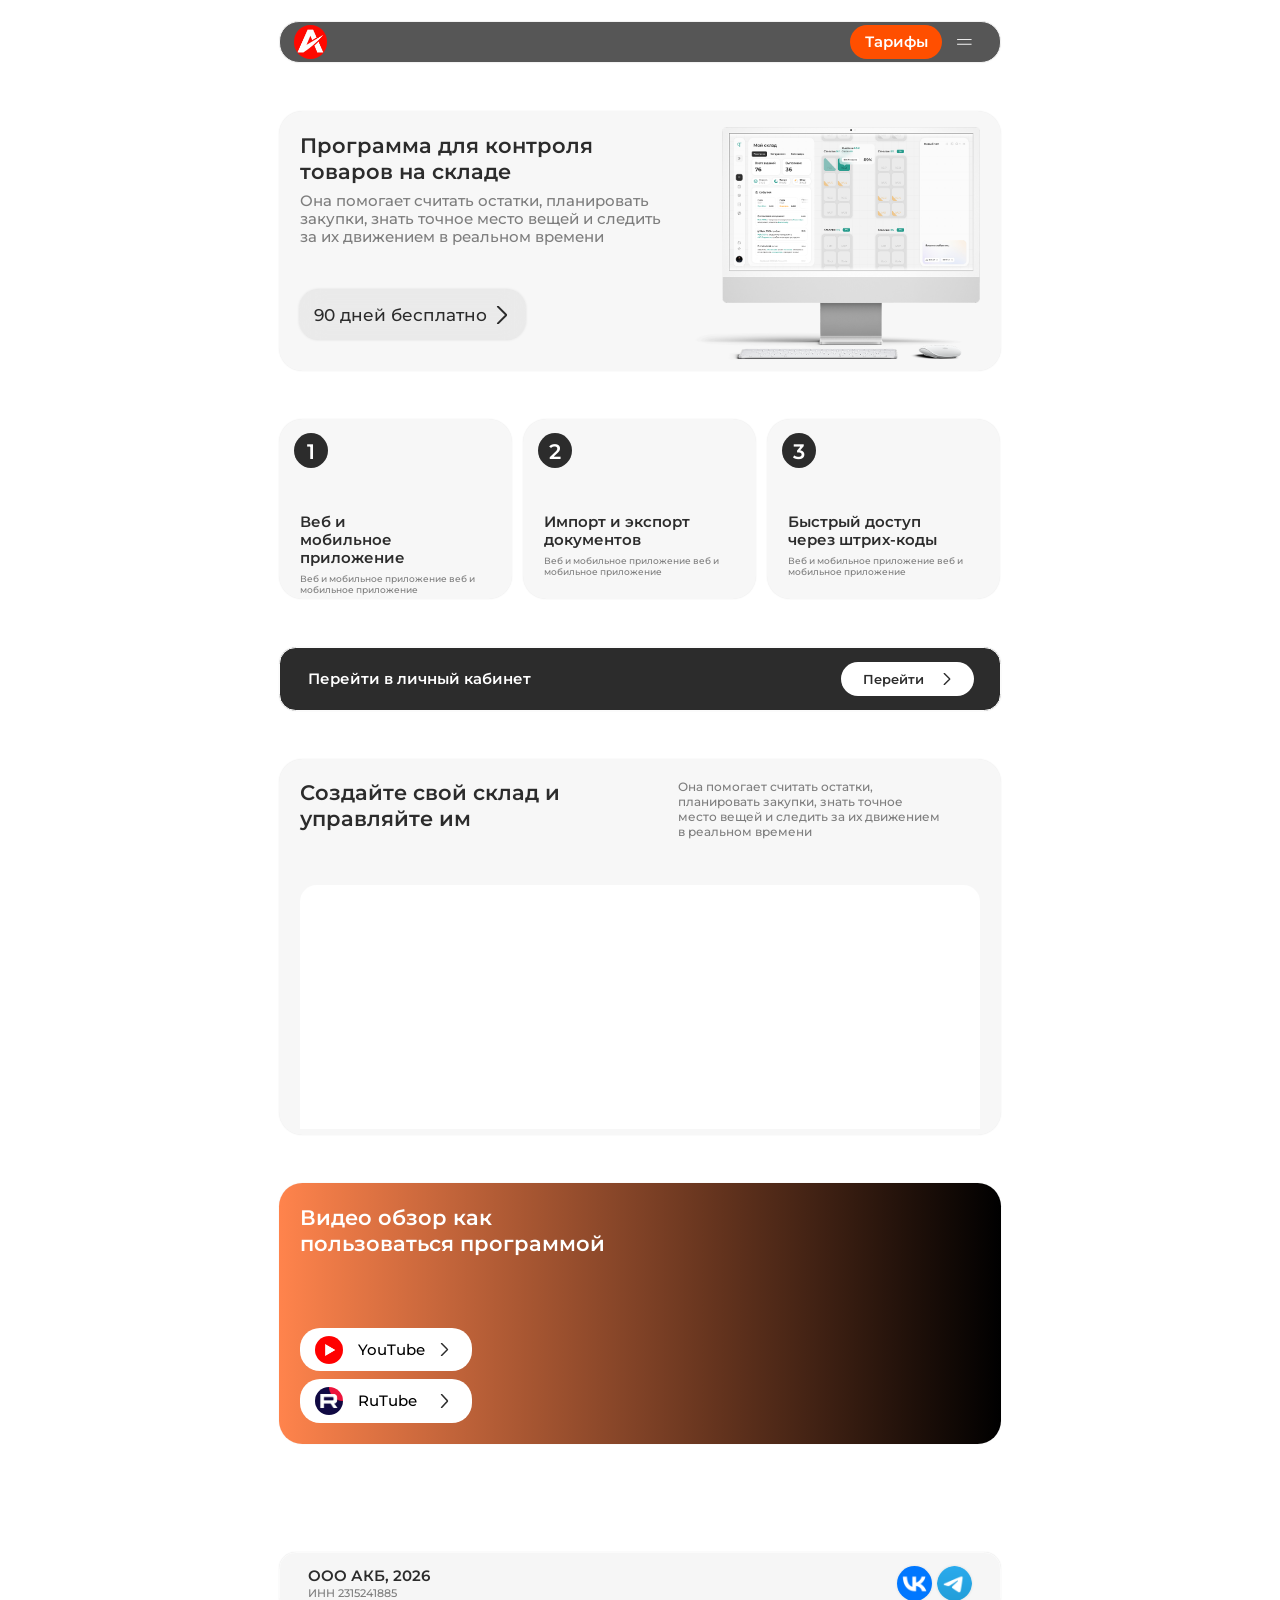
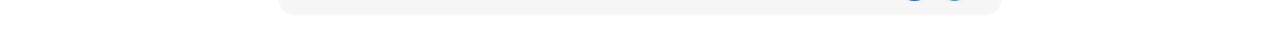
<file: pages/index.html>
<!DOCTYPE html>
<html
  lang="ru"
  data-artboard-w="1920"
  data-artboard-h="2455"
  data-artboard-w-mobile="440"
  data-artboard-h-mobile="3267"
>
  <head>
    <meta charset="UTF-8" />
    <meta name="viewport" content="width=device-width, initial-scale=1.0" />
    <title>A-Warehouse — программа для контроля товаров на складе</title>
    <link rel="preconnect" href="https://fonts.googleapis.com" />
    <link rel="preconnect" href="https://fonts.gstatic.com" crossorigin />
    <link
      href="https://fonts.googleapis.com/css2?family=Montserrat:wght@400;500;600;700&display=swap"
      rel="stylesheet"
    />
    <link rel="stylesheet" href="../css/reset.css" />
    <link rel="stylesheet" href="../css/tokens.css" />
    <link rel="stylesheet" href="../css/layout.css" />
    <link rel="stylesheet" href="../css/index.css" />
  </head>
  <body>
    <div class="page page-index">
      <header class="header">
        <div class="header__bar">
          <a class="header__logo" href="index.html" aria-label="Kutukov Business — на главную">
            <img src="../assets/index/logo.png" alt="" width="50" height="50" />
          </a>
          <div class="header__actions">
            <a class="header__cta" href="tariffs.html">Тарифы</a>
            <button
              class="header__menu"
              type="button"
              aria-label="Открыть меню"
              aria-expanded="false"
              data-menu-toggle
            >
              <img src="../assets/index/icon_burger_menu.svg" alt="" width="23" height="10" />
            </button>
          </div>
        </div>
      </header>
      <main class="page-index__main">
        <section class="hero" aria-labelledby="hero-title">
          <div class="hero__card">
            <h1 class="hero__title" id="hero-title">
              Программа для контроля товаров на
              <span class="hero__title-highlight">складе</span>
            </h1>
            <p class="hero__subtitle">
              <span class="hero__subtitle-text hero__subtitle-text--desktop">
                Она помогает считать остатки, планировать закупки, знать точное место вещей и
                следить за их движением в реальном времени
              </span>
              <span class="hero__subtitle-text hero__subtitle-text--mobile">
                Она помогает считать остатки, планировать закупки, знать точное место вещей и
                следить за их движением
              </span>
            </p>
            <div class="hero__cta">
              <span class="hero__cta-text">90 дней бесплатно</span>
              <img
                class="hero__cta-icon hero__cta-icon--desktop"
                src="../assets/index/icon_arrow.svg"
                alt=""
                width="18"
                height="18"
              />
              <img
                class="hero__cta-icon hero__cta-icon--mobile"
                src="../assets/index/icon_arrow_white.svg"
                alt=""
                width="16"
                height="16"
              />
            </div>
            <img
              class="hero__mac"
              src="../assets/index/img_mac.png"
              alt=""
              width="434"
              height="350"
            />
          </div>
        </section>
        <section class="features" aria-label="Возможности">
          <div class="features__grid">
            <article class="feature-card">
              <div class="feature-card__badge" aria-hidden="true">
                <img
                  class="feature-card__badge-bg"
                  src="../assets/index/feature_badge.svg"
                  alt=""
                  width="52"
                  height="52"
                />
                <span class="feature-card__badge-num">1</span>
              </div>
              <h2 class="feature-card__title feature-card__title--w209">
                Веб и мобильное приложение
              </h2>
              <p class="feature-card__text">
                Веб и мобильное приложение веб и мобильное приложение
              </p>
            </article>
            <article class="feature-card">
              <div class="feature-card__badge" aria-hidden="true">
                <img
                  class="feature-card__badge-bg"
                  src="../assets/index/feature_badge.svg"
                  alt=""
                  width="52"
                  height="52"
                />
                <span class="feature-card__badge-num">2</span>
              </div>
              <h2 class="feature-card__title feature-card__title--w241">
                Импорт и экспорт документов
              </h2>
              <p class="feature-card__text">
                Веб и мобильное приложение веб и мобильное приложение
              </p>
            </article>
            <article class="feature-card">
              <div class="feature-card__badge" aria-hidden="true">
                <img
                  class="feature-card__badge-bg"
                  src="../assets/index/feature_badge.svg"
                  alt=""
                  width="52"
                  height="52"
                />
                <span class="feature-card__badge-num">3</span>
              </div>
              <h2 class="feature-card__title feature-card__title--w227">
                Быстрый доступ через штрих-коды
              </h2>
              <p class="feature-card__text">
                Веб и мобильное приложение веб и мобильное приложение
              </p>
            </article>
          </div>
        </section>
        <section class="cta-cabinet" aria-label="Личный кабинет">
          <div class="cta-cabinet__bar">
            <p class="cta-cabinet__label">Перейти в личный кабинет</p>
            <div class="cta-cabinet__btn">
              <span class="cta-cabinet__btn-text">Перейти</span>
              <img
                class="cta-cabinet__btn-icon"
                src="../assets/index/icon_arrow.svg"
                alt=""
                width="18"
                height="18"
              />
            </div>
          </div>
        </section>
        <section class="warehouse" aria-labelledby="warehouse-title">
          <div class="warehouse__card">
            <div class="warehouse__header">
              <h2 class="warehouse__title" id="warehouse-title">
                Создайте свой склад и управляйте им
              </h2>
              <p class="warehouse__text">
                Она помогает считать остатки, планировать закупки, знать точное место вещей и
                следить за их движением в реальном времени
              </p>
            </div>
            <div class="warehouse__screen" aria-hidden="true"></div>
          </div>
        </section>
        <section class="video" aria-labelledby="video-title">
          <div class="video__card">
            <h2 class="video__title" id="video-title">
              Видео обзор как пользоваться программой
            </h2>
            <div class="video__actions">
              <div class="video__btn">
                <img
                  class="video__btn-icon"
                  src="../assets/index/youtube_logo.png"
                  alt=""
                  width="42"
                  height="42"
                />
                <span class="video__btn-text">YouTube</span>
                <img
                  class="video__btn-arrow"
                  src="../assets/index/icon_arrow.svg"
                  alt=""
                  width="20"
                  height="20"
                />
              </div>
              <div class="video__btn">
                <img
                  class="video__btn-icon"
                  src="../assets/index/rutube_logo.png"
                  alt=""
                  width="42"
                  height="42"
                />
                <span class="video__btn-text">RuTube</span>
                <img
                  class="video__btn-arrow"
                  src="../assets/index/icon_arrow.svg"
                  alt=""
                  width="20"
                  height="20"
                />
              </div>
            </div>
          </div>
        </section>
        <footer class="footer">
          <div class="footer__bar">
            <div class="footer__info">
              <p class="footer__company">ООО АКБ, 2026</p>
              <p class="footer__inn">ИНН 2315241885</p>
            </div>
            <div class="footer__socials">
              <div class="footer__social">
                <img
                  src="../assets/index/vk_logo.png"
                  alt=""
                  width="52"
                  height="52"
                />
              </div>
              <div class="footer__social">
                <img
                  src="../assets/index/telegram_logo.png"
                  alt=""
                  width="52"
                  height="52"
                />
              </div>
            </div>
          </div>
        </footer>
      </main>
    </div>
    <div class="viewport-unsupported" hidden>
      Мы пока не поддерживаем этот формат. Откройте страницу на компьютере.
    </div>
    <script src="../js/design-viewport.js"></script>
  </body>
</html>
</file>
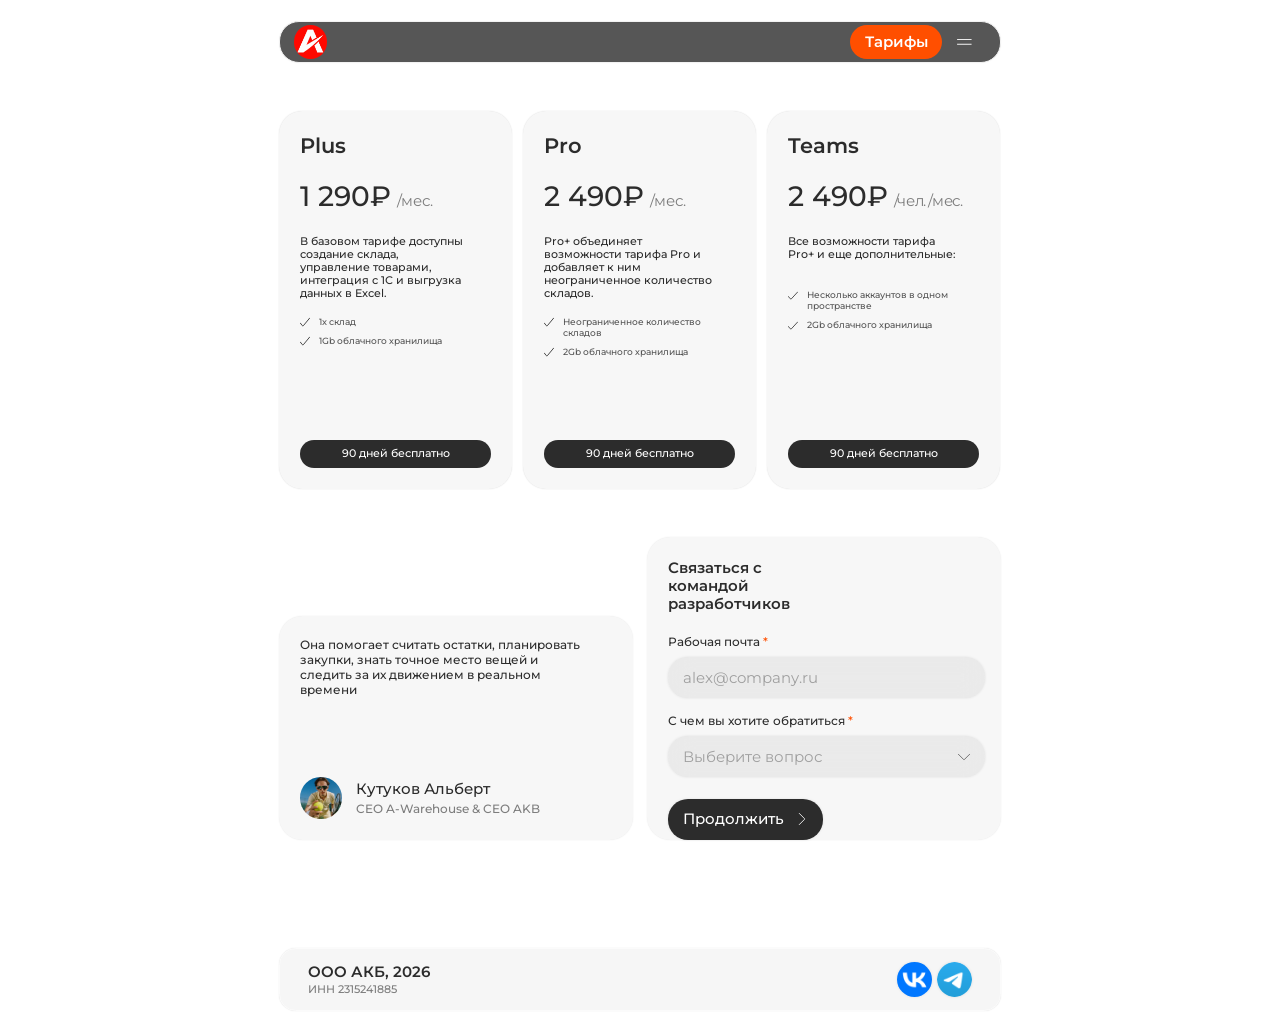
<file: pages/tariffs.html>
<!DOCTYPE html>
<html
  lang="ru"
  data-artboard-w="1920"
  data-artboard-h="1549"
  data-artboard-w-mobile="440"
  data-artboard-h-mobile="1701"
>
  <head>
    <meta charset="UTF-8" />
    <meta name="viewport" content="width=device-width, initial-scale=1.0" />
    <title>Тарифы — A-Warehouse</title>
    <link rel="preconnect" href="https://fonts.googleapis.com" />
    <link rel="preconnect" href="https://fonts.gstatic.com" crossorigin />
    <link
      href="https://fonts.googleapis.com/css2?family=Montserrat:wght@400;500;600;700&display=swap"
      rel="stylesheet"
    />
    <link rel="stylesheet" href="../css/reset.css" />
    <link rel="stylesheet" href="../css/tokens.css" />
    <link rel="stylesheet" href="../css/layout.css" />
    <link rel="stylesheet" href="../css/index.css" />
    <link rel="stylesheet" href="../css/tariffs.css" />
  </head>
  <body>
    <div class="page page-tariffs">
      <header class="header">
        <div class="header__bar">
          <a class="header__logo" href="index.html" aria-label="Kutukov Business — на главную">
            <img src="../assets/index/logo.png" alt="" width="50" height="50" />
          </a>
          <div class="header__actions">
            <a class="header__cta" href="tariffs.html">Тарифы</a>
            <button
              class="header__menu"
              type="button"
              aria-label="Открыть меню"
              aria-expanded="false"
              data-menu-toggle
            >
              <img src="../assets/index/icon_burger_menu.svg" alt="" width="23" height="10" />
            </button>
          </div>
        </div>
      </header>
      <main class="page-tariffs__main">
        <section class="pricing" aria-label="Тарифы">
          <div class="pricing-carousel">
            <div
              class="pricing-carousel__viewport"
              data-carousel
              data-carousel-indicators=".pricing-carousel__indicators"
            >
              <div class="pricing-carousel__track pricing__grid">
                <article class="pricing-card carousel__item">
                  <h2 class="pricing-card__name">Plus</h2>
                  <div class="pricing-card__price-row">
                    <span class="pricing-card__price">1 290₽</span>
                    <span class="pricing-card__period">/мес.</span>
                  </div>
                  <p class="pricing-card__desc">
                    В базовом тарифе доступны создание склада, управление товарами, интеграция с 1С
                    и выгрузка данных в Excel.
                  </p>
                  <ul class="pricing-card__features">
                    <li class="pricing-card__feature">
                      <img
                        class="pricing-card__check"
                        src="../assets/tariffs/icon_check.svg"
                        alt=""
                        width="14"
                        height="14"
                      />
                      <span>1x склад</span>
                    </li>
                    <li class="pricing-card__feature">
                      <img
                        class="pricing-card__check"
                        src="../assets/tariffs/icon_check.svg"
                        alt=""
                        width="14"
                        height="14"
                      />
                      <span>1Gb облачного хранилища</span>
                    </li>
                  </ul>
                  <div class="pricing-card__cta">90 дней бесплатно</div>
                </article>
                <article class="pricing-card carousel__item">
                  <h2 class="pricing-card__name">Pro</h2>
                  <div class="pricing-card__price-row">
                    <span class="pricing-card__price">2 490₽</span>
                    <span class="pricing-card__period">/мес.</span>
                  </div>
                  <p class="pricing-card__desc pricing-card__desc--w262">
                    Pro+ объединяет возможности тарифа Pro и добавляет к ним неограниченное количество
                    складов.
                  </p>
                  <ul class="pricing-card__features">
                    <li class="pricing-card__feature pricing-card__feature--multiline">
                      <img
                        class="pricing-card__check"
                        src="../assets/tariffs/icon_check.svg"
                        alt=""
                        width="14"
                        height="14"
                      />
                      <span>Неограниченное количество складов</span>
                    </li>
                    <li class="pricing-card__feature">
                      <img
                        class="pricing-card__check"
                        src="../assets/tariffs/icon_check.svg"
                        alt=""
                        width="14"
                        height="14"
                      />
                      <span>2Gb облачного хранилища</span>
                    </li>
                  </ul>
                  <div class="pricing-card__cta">90 дней бесплатно</div>
                </article>
                <article class="pricing-card carousel__item">
                  <h2 class="pricing-card__name">Teams</h2>
                  <div class="pricing-card__price-row">
                    <span class="pricing-card__price">2 490₽</span>
                    <span class="pricing-card__period pricing-card__period--wide">/чел./мес.</span>
                  </div>
                  <p class="pricing-card__desc pricing-card__desc--w261">
                    Все возможности тарифа Pro+ и еще дополнительные:
                  </p>
                  <ul class="pricing-card__features pricing-card__features--teams">
                    <li class="pricing-card__feature pricing-card__feature--multiline">
                      <img
                        class="pricing-card__check"
                        src="../assets/tariffs/icon_check.svg"
                        alt=""
                        width="14"
                        height="14"
                      />
                      <span>Несколько аккаунтов в одном пространстве</span>
                    </li>
                    <li class="pricing-card__feature">
                      <img
                        class="pricing-card__check"
                        src="../assets/tariffs/icon_check.svg"
                        alt=""
                        width="14"
                        height="14"
                      />
                      <span>2Gb облачного хранилища</span>
                    </li>
                  </ul>
                  <div class="pricing-card__cta">90 дней бесплатно</div>
                </article>
              </div>
            </div>
            <div class="pricing-carousel__indicators" aria-hidden="true">
              <span class="pricing-carousel__indicator is-active"></span>
              <span class="pricing-carousel__indicator"></span>
              <span class="pricing-carousel__indicator"></span>
            </div>
          </div>
        </section>
        <section class="tariffs-bottom" aria-label="Контакты и отзыв">
          <div class="ceo-quote">
            <p class="ceo-quote__text">
              Она помогает считать остатки, планировать закупки, знать точное место вещей и
              следить за их движением в реальном времени
            </p>
            <div class="ceo-quote__author">
              <img
                class="ceo-quote__avatar"
                src="../assets/tariffs/profile_logo.jpg"
                alt=""
                width="62"
                height="62"
              />
              <div class="ceo-quote__meta">
                <p class="ceo-quote__name">Кутуков Альберт</p>
                <p class="ceo-quote__role">CEO A-Warehouse &amp; CEO AKB</p>
              </div>
            </div>
          </div>
          <div class="contact-form">
            <h2 class="contact-form__title">Связаться с командой разработчиков</h2>
            <div class="contact-form__field">
              <label class="contact-form__label">
                Рабочая почта <span class="contact-form__required">*</span>
              </label>
              <div class="contact-form__input">
                <span class="contact-form__placeholder">alex@company.ru</span>
              </div>
            </div>
            <div class="contact-form__field">
              <label class="contact-form__label">
                С чем вы хотите обратиться <span class="contact-form__required">*</span>
              </label>
              <div class="contact-form__input contact-form__input--select">
                <span class="contact-form__placeholder">Выберите вопрос</span>
                <img
                  class="contact-form__select-icon"
                  src="../assets/tariffs/icon_arrow_down.svg"
                  alt=""
                  width="18"
                  height="18"
                />
              </div>
            </div>
            <div class="contact-form__submit">
              <span class="contact-form__submit-text">Продолжить</span>
              <img
                class="contact-form__submit-icon"
                src="../assets/tariffs/icon_arrow_white.svg"
                alt=""
                width="18"
                height="18"
              />
            </div>
          </div>
        </section>
        <footer class="footer footer--tariffs">
          <div class="footer__bar">
            <div class="footer__info">
              <p class="footer__company">ООО АКБ, 2026</p>
              <p class="footer__inn">ИНН 2315241885</p>
            </div>
            <div class="footer__socials">
              <div class="footer__social">
                <img src="../assets/index/vk_logo.png" alt="" width="52" height="52" />
              </div>
              <div class="footer__social">
                <img src="../assets/index/telegram_logo.png" alt="" width="52" height="52" />
              </div>
            </div>
          </div>
        </footer>
      </main>
    </div>
    <div class="viewport-unsupported" hidden>
      Мы пока не поддерживаем этот формат. Откройте страницу на компьютере.
    </div>
    <script src="../js/design-viewport.js"></script>
    <script src="../js/carousel.js"></script>
  </body>
</html>
</file>
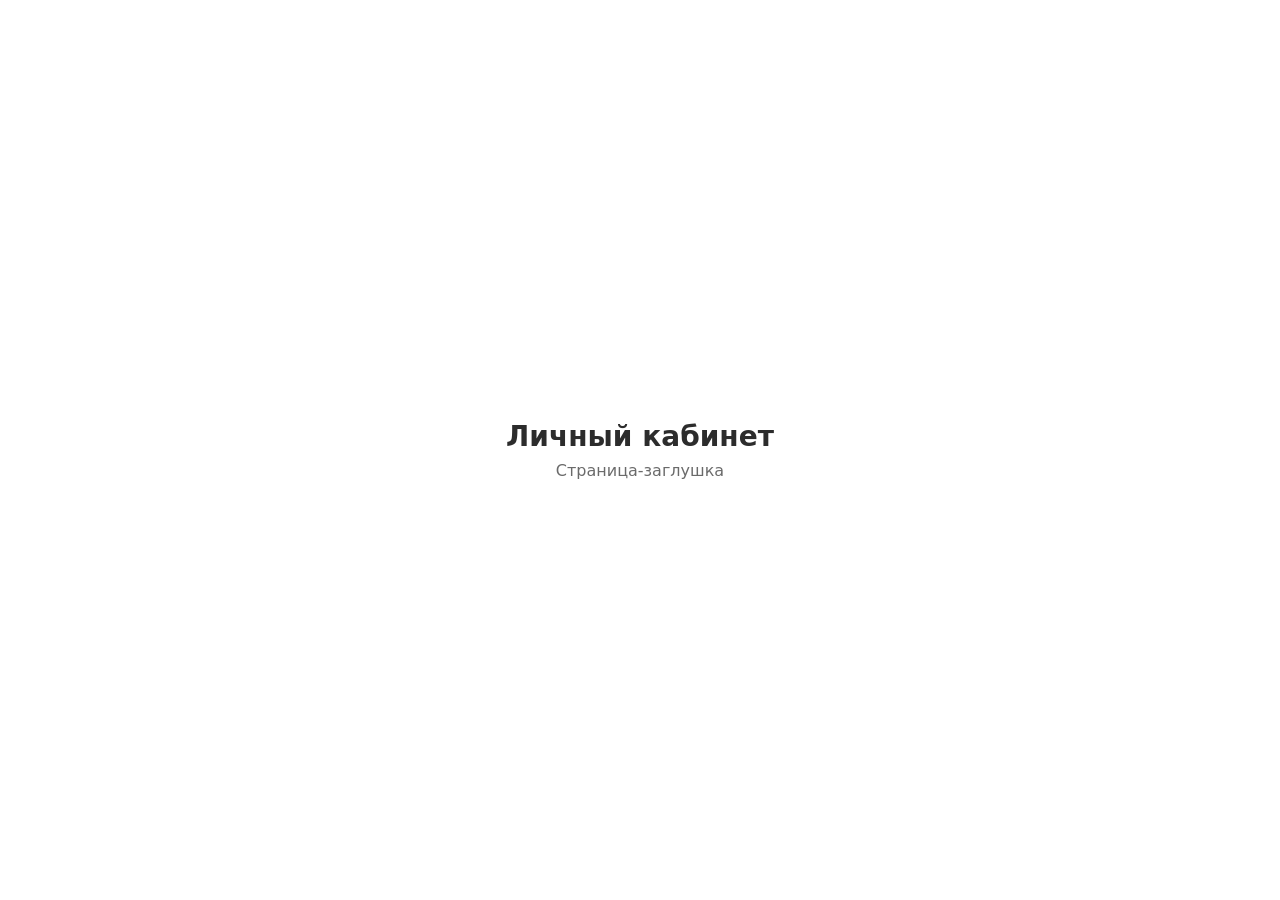
<file: pages/stubs/cabinet.html>
<!DOCTYPE html>
<html lang="ru">
  <head>
    <meta charset="UTF-8" />
    <meta name="viewport" content="width=device-width, initial-scale=1.0" />
    <title>Личный кабинет — заглушка</title>
    <style>
      body {
        margin: 0;
        min-height: 100vh;
        display: grid;
        place-items: center;
        font-family: system-ui, sans-serif;
        color: #2c2c2c;
        background: #fff;
      }
      main {
        text-align: center;
      }
      h1 {
        font-size: 28px;
        font-weight: 600;
        margin: 0 0 8px;
      }
      p {
        margin: 0;
        opacity: 0.7;
      }
    </style>
  </head>
  <body>
    <main>
      <h1>Личный кабинет</h1>
      <p>Страница-заглушка</p>
    </main>
  </body>
</html>
</file>
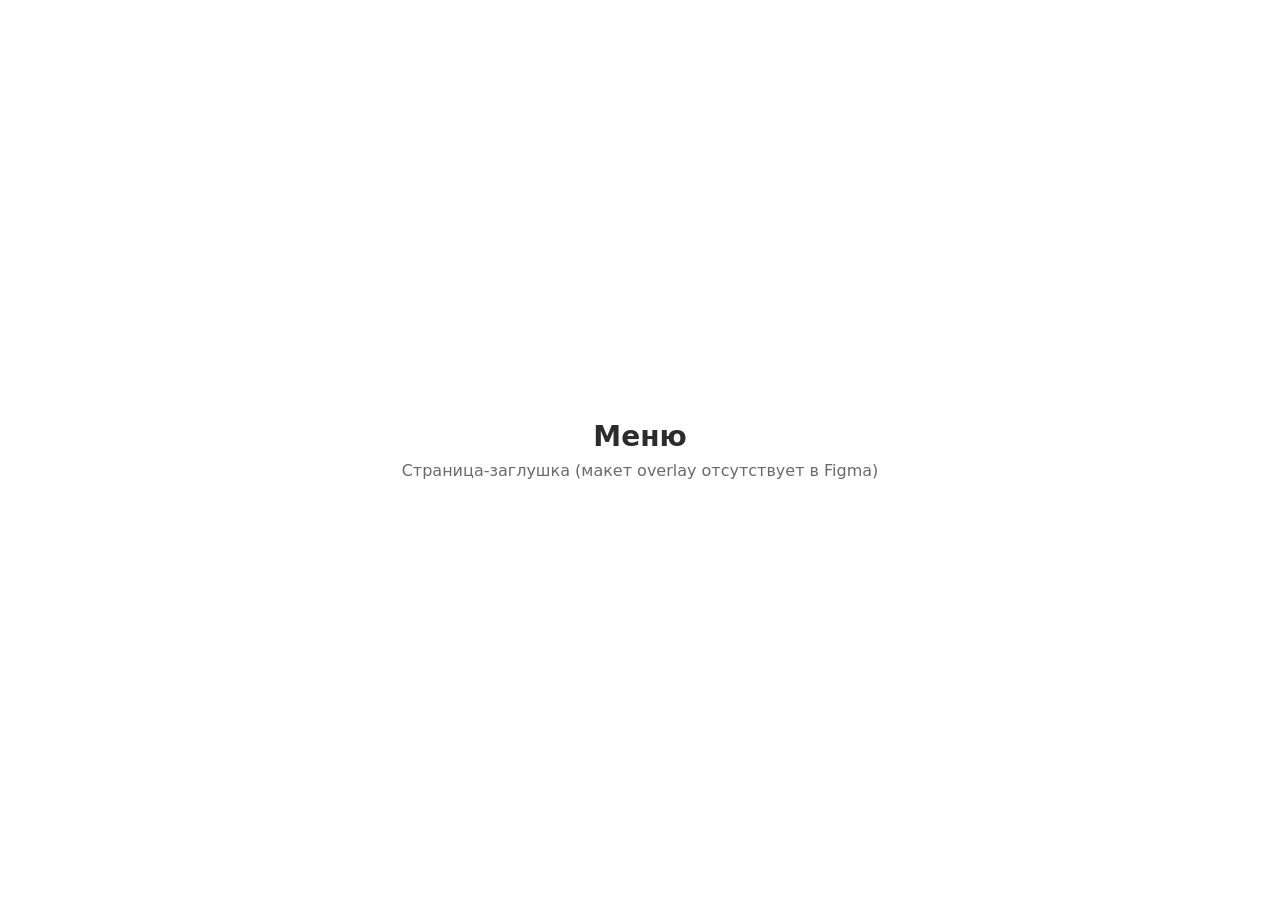
<file: pages/stubs/menu.html>
<!DOCTYPE html>
<html lang="ru">
  <head>
    <meta charset="UTF-8" />
    <meta name="viewport" content="width=device-width, initial-scale=1.0" />
    <title>Меню — заглушка</title>
    <style>
      body {
        margin: 0;
        min-height: 100vh;
        display: grid;
        place-items: center;
        font-family: system-ui, sans-serif;
        color: #2c2c2c;
        background: #fff;
      }
      main {
        text-align: center;
      }
      h1 {
        font-size: 28px;
        font-weight: 600;
        margin: 0 0 8px;
      }
      p {
        margin: 0;
        opacity: 0.7;
      }
    </style>
  </head>
  <body>
    <main>
      <h1>Меню</h1>
      <p>Страница-заглушка (макет overlay отсутствует в Figma)</p>
    </main>
  </body>
</html>
</file>
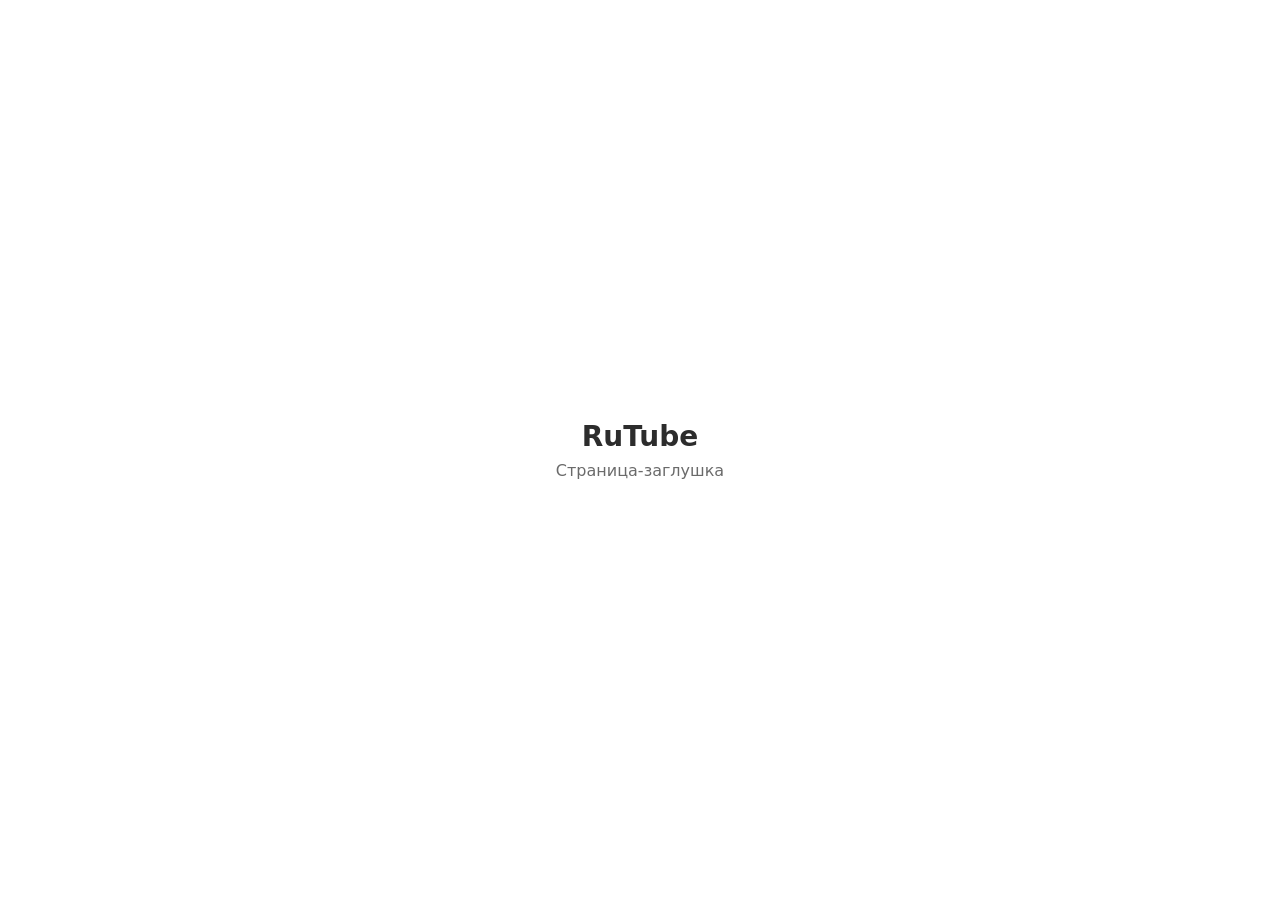
<file: pages/stubs/rutube.html>
<!DOCTYPE html>
<html lang="ru">
  <head>
    <meta charset="UTF-8" />
    <meta name="viewport" content="width=device-width, initial-scale=1.0" />
    <title>RuTube — заглушка</title>
    <style>
      body {
        margin: 0;
        min-height: 100vh;
        display: grid;
        place-items: center;
        font-family: system-ui, sans-serif;
        color: #2c2c2c;
        background: #fff;
      }
      main {
        text-align: center;
      }
      h1 {
        font-size: 28px;
        font-weight: 600;
        margin: 0 0 8px;
      }
      p {
        margin: 0;
        opacity: 0.7;
      }
    </style>
  </head>
  <body>
    <main>
      <h1>RuTube</h1>
      <p>Страница-заглушка</p>
    </main>
  </body>
</html>
</file>
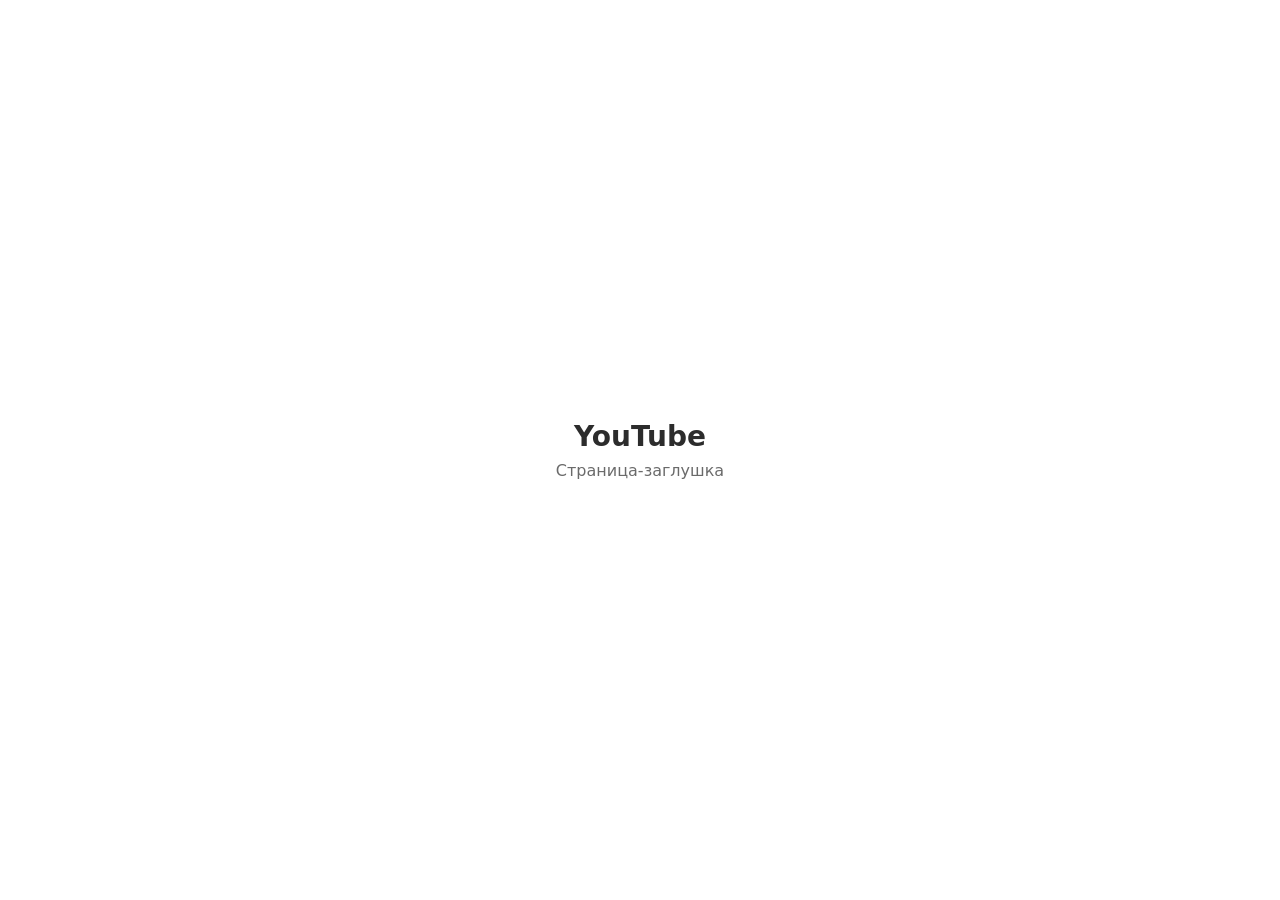
<file: pages/stubs/youtube.html>
<!DOCTYPE html>
<html lang="ru">
  <head>
    <meta charset="UTF-8" />
    <meta name="viewport" content="width=device-width, initial-scale=1.0" />
    <title>YouTube — заглушка</title>
    <style>
      body {
        margin: 0;
        min-height: 100vh;
        display: grid;
        place-items: center;
        font-family: system-ui, sans-serif;
        color: #2c2c2c;
        background: #fff;
      }
      main {
        text-align: center;
      }
      h1 {
        font-size: 28px;
        font-weight: 600;
        margin: 0 0 8px;
      }
      p {
        margin: 0;
        opacity: 0.7;
      }
    </style>
  </head>
  <body>
    <main>
      <h1>YouTube</h1>
      <p>Страница-заглушка</p>
    </main>
  </body>
</html>
</file>
<file: css/tokens.css>
:root {
  --color-bg: #ffffff;
  --color-text: #2c2c2c;
  --font-family-montserrat: "Montserrat", sans-serif;

  /* Header (Group 23, node 34:469) */
  --color-header-bg: rgba(44, 44, 44, 0.8);
  --color-header-border: #f2f2f2;
  --color-accent-orange: #ff4f00;

  /* Hero (Frame 1597884518, node 34:479) */
  --color-hero-bg: #f7f7f7;
  --color-hero-cta-bg: rgba(126, 126, 126, 0.1);
  --color-text-muted: rgba(44, 44, 44, 0.6);

  /* CTA cabinet (Frame 1597884523, node 128:5) */
  --color-cabinet-bg: #2c2c2c;
  --color-cabinet-border: #fbfbfb;

  /* Video (Frame 1597884525, node 128:7) */
  --color-video-gradient-start: rgba(255, 79, 0, 0.7);
  --color-video-gradient-end: #000000;

  /* Footer (Group 28, node 34:540) */
  --color-footer-bg: #f6f6f6;
  --color-footer-border: #fbfbfb;

  /* Артборд и контентная область */
  --page-width: 1920;
  --page-width-mobile: 440;
  --content-width: 1083;
  --content-width-mobile: 396;

  /* Высоты артборда — ориентир Figma, не фиксируют высоту страницы (есть scroll) */
  --page-height-main-desktop: 2455;
  --page-height-main-mobile: 3267;
  --page-height-tariffs-desktop: 1549;
  --page-height-tariffs-mobile: 1701;
}
</file>
<file: css/layout.css>
html {
  overflow-x: clip;
  scrollbar-gutter: stable;
  /* fallback до design-viewport.js */
  font-size: min(1px, calc(100vw / 1920));
}

html,
body {
  margin: 0;
  background: var(--color-bg, #ffffff);
}

body {
  overflow-y: auto;
}

.page {
  width: calc(var(--design-w, 1920) * 1rem);
  margin: 0 auto;
  min-height: 100%;
}

/* Desktop: пропорциональный scale по ширине (1rem = 1px макета при 1920) */
html[data-layout="desktop"] {
  font-size: min(1px, calc(100vw / var(--design-w, 1920)));
}

/* Mobile + tablet: один scale (подключится вместе с mobile-вёрсткой) */
html[data-layout="mobile"][data-viewport="ok"] {
  font-size: calc(100vw / var(--design-w, 440));
}

/* Заглушка: обычный px, без rem-scale */
html[data-layout="mobile"][data-viewport="unsupported"] {
  font-size: 16px;
}

/* До JS — заглушка только если viewport явно unsupported */
@media (max-width: 1023px) {
  html[data-viewport="unsupported"] .page {
    display: none !important;
  }

  html[data-viewport="unsupported"] .viewport-unsupported {
    display: flex !important;
  }

  html[data-viewport="unsupported"] .viewport-unsupported[hidden] {
    display: flex !important;
  }
}

.viewport-unsupported {
  position: fixed;
  inset: 0;
  display: flex;
  align-items: center;
  justify-content: center;
  padding: 24px;
  box-sizing: border-box;
  background: var(--color-bg, #ffffff);
  color: var(--color-text, #2c2c2c);
  font-family: var(--font-family-montserrat, system-ui, sans-serif);
  font-size: 18px;
  font-weight: 500;
  line-height: 1.4;
  text-align: center;
  max-width: 100%;
  z-index: 1000;
}

.viewport-unsupported[hidden] {
  display: none !important;
}

html[data-viewport="unsupported"] .page {
  display: none !important;
}

html[data-viewport="unsupported"] .viewport-unsupported {
  display: flex !important;
}

html[data-viewport="unsupported"] .viewport-unsupported[hidden] {
  display: flex !important;
}
</file>
<file: css/index.css>
/* Header — desktop (Group 23, Figma 34:469) */
html[data-layout="desktop"] .page-index::before,
html[data-layout="desktop"] .page-tariffs::before {
  content: "";
  display: block;
  height: calc(32rem + 62rem);
}

html[data-layout="desktop"] .header {
  position: fixed;
  top: 32rem;
  left: 0;
  right: 0;
  z-index: 100;
  width: calc(var(--design-w, 1920) * 1rem);
  max-width: 100%;
  margin-inline: auto;
  pointer-events: none;
}

html[data-layout="desktop"] .header__bar {
  display: flex;
  align-items: center;
  justify-content: space-between;
  width: 1083rem;
  height: 62rem;
  margin: 0 auto;
  padding: 0 42rem 0 21rem;
  box-sizing: border-box;
  border: 1rem solid var(--color-header-border);
  border-radius: 30rem;
  background: var(--color-header-bg);
  box-shadow: 0 0 2rem rgba(0, 0, 0, 0.05);
  backdrop-filter: blur(7.5rem);
  -webkit-backdrop-filter: blur(7.5rem);
  pointer-events: auto;
}

html[data-layout="desktop"] .header__logo {
  display: block;
  flex-shrink: 0;
  width: 50rem;
  height: 50rem;
  border-radius: 50%;
  overflow: hidden;
}

html[data-layout="desktop"] .header__logo img {
  display: block;
  width: 100%;
  height: 100%;
}

html[data-layout="desktop"] .header__actions {
  display: flex;
  align-items: center;
  gap: 22rem;
  flex-shrink: 0;
}

html[data-layout="desktop"] .header__cta {
  display: flex;
  align-items: center;
  justify-content: center;
  width: 138rem;
  height: 50rem;
  border-radius: 30rem;
  background: var(--color-accent-orange);
  color: #ffffff;
  font-family: var(--font-family-montserrat);
  font-size: 22rem;
  font-weight: 600;
  line-height: normal;
  text-decoration: none;
  white-space: nowrap;
}

html[data-layout="desktop"] .header__menu {
  display: flex;
  align-items: center;
  justify-content: center;
  flex-shrink: 0;
  width: 23rem;
  height: 10rem;
  padding: 0;
  border: none;
  background: transparent;
  cursor: pointer;
  /* TODO: подключить открытие меню (stub pages/stubs/menu.html) */
}

html[data-layout="desktop"] .header__menu img {
  display: block;
  width: 100%;
  height: 100%;
}

/* Hero — desktop (Frame 1597884518, Figma 34:479) */
html[data-layout="desktop"] .hero {
  margin-top: 72rem;
}

html[data-layout="desktop"] .hero__card {
  position: relative;
  width: 1083rem;
  height: 390rem;
  margin: 0 auto;
  background: var(--color-hero-bg);
  border-radius: 35rem;
  box-shadow: 0 0 2rem rgba(0, 0, 0, 0.1);
}

html[data-layout="desktop"] .hero__title {
  position: absolute;
  left: 32rem;
  top: 32rem;
  z-index: 1;
  width: 504rem;
  margin: 0;
  font-family: var(--font-family-montserrat);
  font-size: 32rem;
  font-weight: 600;
  line-height: normal;
  color: var(--color-text);
}

html[data-layout="desktop"] .hero__subtitle {
  position: absolute;
  left: 32rem;
  top: 122rem;
  z-index: 1;
  width: 564rem;
  margin: 0;
  font-family: var(--font-family-montserrat);
  font-size: 22rem;
  font-weight: 500;
  line-height: normal;
  color: var(--color-text-muted);
}

html[data-layout="desktop"] .hero__cta {
  position: absolute;
  left: 30rem;
  top: 268rem;
  z-index: 1;
  display: flex;
  align-items: center;
  justify-content: space-between;
  width: 340rem;
  height: 76rem;
  padding: 0 22rem;
  box-sizing: border-box;
  border-radius: 30rem;
  background: var(--color-hero-cta-bg);
  box-shadow: 0 0 4rem rgba(0, 0, 0, 0.1);
  backdrop-filter: blur(17.5rem);
  -webkit-backdrop-filter: blur(17.5rem);
  /* TODO: сделать кликабельной ссылкой/кнопкой */
}

html[data-layout="desktop"] .hero__cta-text {
  font-family: var(--font-family-montserrat);
  font-size: 26rem;
  font-weight: 500;
  line-height: normal;
  color: var(--color-text);
  white-space: nowrap;
}

html[data-layout="desktop"] .hero__title-highlight {
  color: inherit;
  background: none;
  padding: 0;
  border-radius: 0;
}

html[data-layout="desktop"] .hero__subtitle-text--mobile {
  display: none;
}

html[data-layout="desktop"] .hero__cta-icon--mobile {
  display: none;
}

html[data-layout="desktop"] .hero__cta-icon--desktop {
  display: block;
}

html[data-layout="desktop"] .hero__mac {
  position: absolute;
  top: 25rem;
  right: 32rem;
  z-index: 0;
  width: 434rem;
  height: 350rem;
  object-fit: contain;
  object-position: right top;
  pointer-events: none;
}

/* Features — desktop (Frame 1597884522, Figma 128:4) */
html[data-layout="desktop"] .features {
  margin-top: 72rem;
}

html[data-layout="desktop"] .features__grid {
  display: flex;
  gap: 16rem;
  width: 1083rem;
  margin: 0 auto;
}

html[data-layout="desktop"] .feature-card {
  box-sizing: border-box;
  width: 350rem;
  height: 271rem;
  padding: 22rem 52rem 32rem 22rem;
  background: var(--color-hero-bg);
  border-radius: 35rem;
  box-shadow: 0 0 2rem rgba(0, 0, 0, 0.1);
}

html[data-layout="desktop"] .feature-card__badge {
  position: relative;
  width: 52rem;
  height: 52rem;
}

html[data-layout="desktop"] .feature-card__badge-bg {
  display: block;
  width: 100%;
  height: 100%;
}

html[data-layout="desktop"] .feature-card__badge-num {
  position: absolute;
  inset: 0;
  display: flex;
  align-items: center;
  justify-content: center;
  font-family: var(--font-family-montserrat);
  font-size: 32rem;
  font-weight: 600;
  line-height: normal;
  color: #ffffff;
}

html[data-layout="desktop"] .feature-card__title {
  margin: 67rem 0 0 10rem;
  font-family: var(--font-family-montserrat);
  font-size: 22rem;
  font-weight: 600;
  line-height: normal;
  color: var(--color-text);
}

html[data-layout="desktop"] .feature-card__title--w209 {
  width: 209rem;
}

html[data-layout="desktop"] .feature-card__title--w241 {
  width: 241rem;
}

html[data-layout="desktop"] .feature-card__title--w227 {
  width: 227rem;
}

html[data-layout="desktop"] .feature-card__text {
  margin: 10rem 0 0 10rem;
  width: 266rem;
  font-family: var(--font-family-montserrat);
  font-size: 14rem;
  font-weight: 500;
  line-height: normal;
  color: var(--color-text-muted);
}

/* CTA cabinet — desktop (Frame 1597884523, Figma 128:5) */
html[data-layout="desktop"] .cta-cabinet {
  margin-top: 72rem;
}

html[data-layout="desktop"] .cta-cabinet__bar {
  display: flex;
  align-items: center;
  justify-content: space-between;
  box-sizing: border-box;
  width: 1083rem;
  height: 95rem;
  margin: 0 auto;
  padding: 0 39rem 0 42rem;
  background: var(--color-cabinet-bg);
  border: 1rem solid var(--color-cabinet-border);
  border-radius: 25rem;
  box-shadow: 0 0 2rem rgba(0, 0, 0, 0.1);
}

html[data-layout="desktop"] .cta-cabinet__label {
  margin: 0;
  font-family: var(--font-family-montserrat);
  font-size: 22rem;
  font-weight: 600;
  line-height: normal;
  color: #ffffff;
  white-space: nowrap;
}

html[data-layout="desktop"] .cta-cabinet__btn {
  display: flex;
  align-items: center;
  justify-content: space-between;
  flex-shrink: 0;
  width: 199rem;
  height: 52rem;
  padding: 0 32rem;
  box-sizing: border-box;
  border-radius: 35rem;
  background: #ffffff;
  /* TODO: сделать кликабельной ссылкой/кнопкой */
}

html[data-layout="desktop"] .cta-cabinet__btn-text {
  font-family: var(--font-family-montserrat);
  font-size: 20rem;
  font-weight: 600;
  line-height: normal;
  color: var(--color-text);
  white-space: nowrap;
}

html[data-layout="desktop"] .cta-cabinet__btn-icon {
  display: block;
  flex-shrink: 0;
  width: 18rem;
  height: 18rem;
}

/* Warehouse — desktop (Frame 1597884524, Figma 128:6) */
html[data-layout="desktop"] .warehouse {
  margin-top: 72rem;
}

html[data-layout="desktop"] .warehouse__card {
  position: relative;
  width: 1083rem;
  height: 564rem;
  margin: 0 auto;
  background: var(--color-hero-bg);
  border-radius: 35rem;
  box-shadow: 0 0 2rem rgba(0, 0, 0, 0.1);
}

html[data-layout="desktop"] .warehouse__header {
  display: flex;
  justify-content: space-between;
  padding: 30rem 86rem 0 32rem;
}

html[data-layout="desktop"] .warehouse__title {
  width: 405rem;
  margin: 0;
  font-family: var(--font-family-montserrat);
  font-size: 32rem;
  font-weight: 600;
  line-height: normal;
  color: var(--color-text);
}

html[data-layout="desktop"] .warehouse__text {
  width: 398rem;
  margin: 0;
  font-family: var(--font-family-montserrat);
  font-size: 18rem;
  font-weight: 500;
  line-height: normal;
  color: var(--color-text-muted);
}

html[data-layout="desktop"] .warehouse__screen {
  position: absolute;
  left: 32rem;
  top: 190rem;
  width: 1019rem;
  height: 366rem;
  border-radius: 25rem 25rem 0 0;
  background: #ffffff;
}

/* Video — desktop (Frame 1597884525, Figma 128:7) */
html[data-layout="desktop"] .video {
  margin-top: 72rem;
}

html[data-layout="desktop"] .video__card {
  position: relative;
  width: 1083rem;
  height: 392rem;
  margin: 0 auto;
  border-radius: 35rem;
  background: linear-gradient(
    to right,
    var(--color-video-gradient-start),
    var(--color-video-gradient-end)
  );
  box-shadow: 0 0 2rem rgba(0, 0, 0, 0.1);
}

html[data-layout="desktop"] .video__title {
  position: absolute;
  left: 32rem;
  top: 32rem;
  width: 463rem;
  margin: 0;
  font-family: var(--font-family-montserrat);
  font-size: 32rem;
  font-weight: 600;
  line-height: normal;
  color: #ffffff;
}

html[data-layout="desktop"] .video__actions {
  position: absolute;
  left: 32rem;
  top: 218rem;
  display: flex;
  flex-direction: column;
  gap: 12rem;
}

html[data-layout="desktop"] .video__btn {
  display: flex;
  align-items: center;
  width: 258rem;
  height: 65rem;
  padding: 0 32rem 0 22rem;
  box-sizing: border-box;
  border-radius: 30rem;
  background: #ffffff;
  /* TODO: сделать кликабельной ссылкой/кнопкой */
}

html[data-layout="desktop"] .video__btn-icon {
  display: block;
  flex-shrink: 0;
  width: 42rem;
  height: 42rem;
  border-radius: 50%;
  object-fit: cover;
}

html[data-layout="desktop"] .video__btn-text {
  flex: 1;
  margin-left: 22rem;
  font-family: var(--font-family-montserrat);
  font-size: 22rem;
  font-weight: 500;
  line-height: normal;
  color: #000000;
  white-space: nowrap;
}

html[data-layout="desktop"] .video__btn-arrow {
  display: block;
  flex-shrink: 0;
  width: 20rem;
  height: 20rem;
}

/* Footer — desktop (Group 28, Figma 34:540) */
html[data-layout="desktop"] .footer {
  margin-top: 162rem;
  margin-bottom: 32rem;
}

html[data-layout="desktop"] .footer__bar {
  display: flex;
  align-items: center;
  justify-content: space-between;
  box-sizing: border-box;
  width: 1083rem;
  height: 95rem;
  margin: 0 auto;
  padding: 0 42rem;
  background: var(--color-footer-bg);
  border: 1rem solid var(--color-footer-border);
  border-radius: 25rem;
  box-shadow: 0 0 2rem rgba(0, 0, 0, 0.1);
}

html[data-layout="desktop"] .footer__company {
  margin: 0;
  font-family: var(--font-family-montserrat);
  font-size: 22rem;
  font-weight: 600;
  line-height: normal;
  color: var(--color-text);
  white-space: nowrap;
}

html[data-layout="desktop"] .footer__inn {
  margin: 4rem 0 0;
  font-family: var(--font-family-montserrat);
  font-size: 16rem;
  font-weight: 500;
  line-height: normal;
  color: var(--color-text-muted);
  white-space: nowrap;
}

html[data-layout="desktop"] .footer__socials {
  display: flex;
  align-items: center;
  gap: 8rem;
  flex-shrink: 0;
}

html[data-layout="desktop"] .footer__social {
  width: 52rem;
  height: 52rem;
  border-radius: 30rem;
  overflow: hidden;
  box-shadow: 0 0 4rem rgba(0, 0, 0, 0.1);
  /* TODO: сделать кликабельной ссылкой */
}

html[data-layout="desktop"] .footer__social img {
  display: block;
  width: 100%;
  height: 100%;
  object-fit: cover;
}

/* Header — mobile (Group 23, Figma 34:684) */
html[data-layout="mobile"] .page-index::before,
html[data-layout="mobile"] .page-tariffs::before {
  content: "";
  display: block;
  height: calc(22rem + 62rem);
}

html[data-layout="mobile"] .header {
  position: fixed;
  top: 22rem;
  left: 0;
  right: 0;
  z-index: 100;
  width: calc(var(--design-w, 440) * 1rem);
  max-width: 100%;
  margin-inline: auto;
  pointer-events: none;
}

html[data-layout="mobile"] .header__bar {
  display: flex;
  align-items: center;
  justify-content: space-between;
  width: 396rem;
  height: 62rem;
  margin: 0 auto;
  padding: 0 21rem 0 6rem;
  box-sizing: border-box;
  border: 1rem solid var(--color-header-border);
  border-radius: 30rem;
  background: var(--color-header-bg);
  box-shadow: 0 0 2rem rgba(0, 0, 0, 0.05);
  backdrop-filter: blur(7.5rem);
  -webkit-backdrop-filter: blur(7.5rem);
  pointer-events: auto;
}

html[data-layout="mobile"] .header__logo {
  display: block;
  flex-shrink: 0;
  width: 50rem;
  height: 50rem;
  border-radius: 50%;
  overflow: hidden;
}

html[data-layout="mobile"] .header__logo img {
  display: block;
  width: 100%;
  height: 100%;
}

html[data-layout="mobile"] .header__actions {
  display: flex;
  align-items: center;
  gap: 22rem;
  flex-shrink: 0;
}

html[data-layout="mobile"] .header__cta {
  display: flex;
  align-items: center;
  justify-content: center;
  width: 138rem;
  height: 50rem;
  border-radius: 30rem;
  background: var(--color-accent-orange);
  color: #ffffff;
  font-family: var(--font-family-montserrat);
  font-size: 22rem;
  font-weight: 600;
  line-height: normal;
  text-decoration: none;
  white-space: nowrap;
}

html[data-layout="mobile"] .header__menu {
  display: flex;
  align-items: center;
  justify-content: center;
  flex-shrink: 0;
  width: 23rem;
  height: 10rem;
  padding: 0;
  border: none;
  background: transparent;
  cursor: pointer;
}

html[data-layout="mobile"] .header__menu img {
  display: block;
  width: 100%;
  height: 100%;
}

/* Hero — mobile (Frame 1597884521, Figma 34:694) */
html[data-layout="mobile"] .hero {
  margin-top: 32rem;
}

html[data-layout="mobile"] .hero__card {
  position: relative;
  width: 396rem;
  height: 629rem;
  margin: 0 auto;
  overflow: hidden;
  background: var(--color-hero-bg);
  border-radius: 35rem;
  box-shadow: 0 0 2rem rgba(0, 0, 0, 0.1);
}

html[data-layout="mobile"] .hero__title {
  position: absolute;
  left: 22rem;
  top: 22rem;
  z-index: 2;
  width: 275rem;
  margin: 0;
  font-family: var(--font-family-montserrat);
  font-size: 28rem;
  font-weight: 600;
  line-height: normal;
  color: var(--color-text);
}

html[data-layout="mobile"] .hero__title-highlight {
  display: inline-block;
  padding: 0 8rem;
  border-radius: 30rem;
  background: var(--color-accent-orange);
  color: #ffffff;
}

html[data-layout="mobile"] .hero__subtitle {
  position: absolute;
  left: 22rem;
  top: 136rem;
  z-index: 2;
  width: 359rem;
  margin: 0;
  font-family: var(--font-family-montserrat);
  font-size: 16rem;
  font-weight: 500;
  line-height: normal;
  color: var(--color-text-muted);
}

html[data-layout="mobile"] .hero__subtitle-text--desktop {
  display: none;
}

html[data-layout="mobile"] .hero__cta {
  position: absolute;
  left: 22rem;
  top: 545rem;
  z-index: 2;
  display: flex;
  align-items: center;
  justify-content: space-between;
  width: 352rem;
  height: 62rem;
  padding: 0 24rem;
  box-sizing: border-box;
  border-radius: 23.647rem;
  background: var(--color-cabinet-bg);
  box-shadow: 0 0 3.153rem rgba(0, 0, 0, 0.1);
  backdrop-filter: blur(7.5rem);
  -webkit-backdrop-filter: blur(7.5rem);
}

html[data-layout="mobile"] .hero__cta-text {
  font-family: var(--font-family-montserrat);
  font-size: 22rem;
  font-weight: 500;
  line-height: normal;
  color: #ffffff;
  white-space: nowrap;
}

html[data-layout="mobile"] .hero__cta-icon--desktop {
  display: none;
}

html[data-layout="mobile"] .hero__cta-icon--mobile {
  display: block;
  flex-shrink: 0;
  width: 16rem;
  height: 16rem;
}

html[data-layout="mobile"] .hero__mac {
  position: absolute;
  left: -18rem;
  top: 224rem;
  z-index: 1;
  width: 577rem;
  height: 470rem;
  max-width: none;
  object-fit: cover;
  object-position: left top;
  pointer-events: none;
}

/* Features — mobile (Figma 34:715–729) */
html[data-layout="mobile"] .features {
  margin-top: 52rem;
}

html[data-layout="mobile"] .features__grid {
  display: flex;
  flex-direction: column;
  gap: 12rem;
  width: 396rem;
  margin: 0 auto;
}

html[data-layout="mobile"] .feature-card {
  box-sizing: border-box;
  width: 396rem;
  height: 246rem;
  padding: 22rem;
  background: var(--color-hero-bg);
  border-radius: 35rem;
  box-shadow: 0 0 2rem rgba(0, 0, 0, 0.1);
}

html[data-layout="mobile"] .feature-card__badge {
  position: relative;
  width: 52rem;
  height: 52rem;
}

html[data-layout="mobile"] .feature-card__badge-bg {
  display: block;
  width: 100%;
  height: 100%;
}

html[data-layout="mobile"] .feature-card__badge-num {
  position: absolute;
  inset: 0;
  display: flex;
  align-items: center;
  justify-content: center;
  font-family: var(--font-family-montserrat);
  font-size: 32rem;
  font-weight: 600;
  line-height: normal;
  color: #ffffff;
}

html[data-layout="mobile"] .feature-card__title {
  margin: 38rem 0 0;
  font-family: var(--font-family-montserrat);
  font-size: 22rem;
  font-weight: 600;
  line-height: normal;
  color: var(--color-text);
}

html[data-layout="mobile"] .feature-card__title--w209 {
  width: 230rem;
}

html[data-layout="mobile"] .feature-card__title--w241 {
  width: 241rem;
}

html[data-layout="mobile"] .feature-card__title--w227 {
  width: 247rem;
}

html[data-layout="mobile"] .feature-card__text {
  margin: 10rem 0 0;
  width: 266rem;
  font-family: var(--font-family-montserrat);
  font-size: 14rem;
  font-weight: 500;
  line-height: normal;
  color: var(--color-text-muted);
}

/* CTA cabinet — mobile (Group 1597884527, Figma 105:30) */
html[data-layout="mobile"] .cta-cabinet {
  margin-top: 52rem;
}

html[data-layout="mobile"] .cta-cabinet__bar {
  display: flex;
  flex-direction: column;
  align-items: flex-start;
  box-sizing: border-box;
  width: 396rem;
  height: 176rem;
  margin: 0 auto;
  padding: 22rem;
  background: var(--color-cabinet-bg);
  border: 1rem solid var(--color-cabinet-border);
  border-radius: 25rem;
  box-shadow: 0 0 2rem rgba(0, 0, 0, 0.1);
}

html[data-layout="mobile"] .cta-cabinet__label {
  margin: 0;
  width: 221rem;
  font-family: var(--font-family-montserrat);
  font-size: 24rem;
  font-weight: 600;
  line-height: normal;
  color: #ffffff;
}

html[data-layout="mobile"] .cta-cabinet__btn {
  display: flex;
  align-items: center;
  justify-content: space-between;
  flex-shrink: 0;
  width: 199rem;
  height: 52rem;
  margin-top: 22rem;
  padding: 0 32rem;
  box-sizing: border-box;
  border-radius: 35rem;
  background: #ffffff;
}

html[data-layout="mobile"] .cta-cabinet__btn-text {
  font-family: var(--font-family-montserrat);
  font-size: 20rem;
  font-weight: 600;
  line-height: normal;
  color: var(--color-text);
  white-space: nowrap;
}

html[data-layout="mobile"] .cta-cabinet__btn-icon {
  display: block;
  flex-shrink: 0;
  width: 18rem;
  height: 18rem;
}

/* Warehouse — mobile (Group 1597884519, Figma 34:736) */
html[data-layout="mobile"] .warehouse {
  margin-top: 52rem;
}

html[data-layout="mobile"] .warehouse__card {
  position: relative;
  width: 396rem;
  height: 587rem;
  margin: 0 auto;
  background: var(--color-hero-bg);
  border-radius: 35rem;
  box-shadow: 0 0 2rem rgba(0, 0, 0, 0.1);
}

html[data-layout="mobile"] .warehouse__header {
  display: block;
  padding: 22rem 22rem 0;
}

html[data-layout="mobile"] .warehouse__title {
  width: 270rem;
  margin: 0;
  font-family: var(--font-family-montserrat);
  font-size: 24rem;
  font-weight: 600;
  line-height: normal;
  color: var(--color-text);
}

html[data-layout="mobile"] .warehouse__text {
  width: 340rem;
  margin: 12rem 0 0;
  font-family: var(--font-family-montserrat);
  font-size: 14rem;
  font-weight: 500;
  line-height: normal;
  color: var(--color-text-muted);
}

html[data-layout="mobile"] .warehouse__screen {
  position: absolute;
  left: 22rem;
  top: 185rem;
  width: 352rem;
  height: 390rem;
  border-radius: 25rem 25rem 10rem 10rem;
  background: #ffffff;
}

/* Video — mobile (Group 1597884506, Figma 34:741) */
html[data-layout="mobile"] .video {
  margin-top: 52rem;
}

html[data-layout="mobile"] .video__card {
  display: flex;
  flex-direction: column;
  align-items: flex-start;
  box-sizing: border-box;
  width: 396rem;
  min-height: 590rem;
  margin: 0 auto;
  padding: 22rem;
  border-radius: 35rem;
  background: linear-gradient(
    to right,
    var(--color-video-gradient-start),
    var(--color-video-gradient-end)
  );
  box-shadow: 0 0 2rem rgba(0, 0, 0, 0.1);
}

html[data-layout="mobile"] .video__title {
  position: static;
  width: 315rem;
  margin: 0;
  font-family: var(--font-family-montserrat);
  font-size: 28rem;
  font-weight: 600;
  line-height: normal;
  color: #ffffff;
}

html[data-layout="mobile"] .video__actions {
  position: static;
  display: flex;
  flex-direction: column;
  gap: 12rem;
  margin-top: 28rem;
}

html[data-layout="mobile"] .video__btn {
  display: flex;
  align-items: center;
  width: 258rem;
  height: 65rem;
  padding: 0 32rem 0 22rem;
  box-sizing: border-box;
  border-radius: 30rem;
  background: #ffffff;
}

html[data-layout="mobile"] .video__btn-icon {
  display: block;
  flex-shrink: 0;
  width: 42rem;
  height: 42rem;
  border-radius: 50%;
  object-fit: cover;
}

html[data-layout="mobile"] .video__btn-text {
  flex: 1;
  margin-left: 22rem;
  font-family: var(--font-family-montserrat);
  font-size: 22rem;
  font-weight: 500;
  line-height: normal;
  color: #000000;
  white-space: nowrap;
}

html[data-layout="mobile"] .video__btn-arrow {
  display: block;
  flex-shrink: 0;
  width: 20rem;
  height: 20rem;
}

/* Footer — mobile (Group 28, Figma 34:756) */
html[data-layout="mobile"] .footer {
  margin-top: 82rem;
  margin-bottom: 22rem;
}

html[data-layout="mobile"] .footer__bar {
  display: flex;
  align-items: center;
  justify-content: space-between;
  box-sizing: border-box;
  width: 396rem;
  height: 95rem;
  margin: 0 auto;
  padding: 0 22rem;
  background: var(--color-footer-bg);
  border: 1rem solid var(--color-footer-border);
  border-radius: 25rem;
  box-shadow: 0 0 2rem rgba(0, 0, 0, 0.1);
}

html[data-layout="mobile"] .footer__company {
  margin: 0;
  font-family: var(--font-family-montserrat);
  font-size: 20rem;
  font-weight: 600;
  line-height: normal;
  color: var(--color-text);
  white-space: nowrap;
}

html[data-layout="mobile"] .footer__inn {
  margin: 4rem 0 0;
  font-family: var(--font-family-montserrat);
  font-size: 14rem;
  font-weight: 500;
  line-height: normal;
  color: var(--color-text-muted);
  white-space: nowrap;
}

html[data-layout="mobile"] .footer__socials {
  display: flex;
  align-items: center;
  gap: 10rem;
  flex-shrink: 0;
}

html[data-layout="mobile"] .footer__social {
  width: 42rem;
  height: 42rem;
  border-radius: 30rem;
  overflow: hidden;
  box-shadow: 0 0 4rem rgba(0, 0, 0, 0.1);
}

html[data-layout="mobile"] .footer__social img {
  display: block;
  width: 100%;
  height: 100%;
  object-fit: cover;
}
</file>
<file: css/tariffs.css>
/* Pricing — desktop (Figma 34:551) */
html[data-layout="desktop"] .pricing {
  margin-top: 72rem;
}

html[data-layout="desktop"] .pricing-carousel__viewport {
  overflow: visible;
}

html[data-layout="desktop"] .pricing-carousel__track {
  padding: 0;
  width: auto;
}

html[data-layout="desktop"] .pricing__grid {
  display: flex;
  gap: 16rem;
  width: 1083rem;
  margin: 0 auto;
}

html[data-layout="desktop"] .pricing-card {
  position: relative;
  box-sizing: border-box;
  width: 350rem;
  height: 568rem;
  padding: 32rem 32rem 0;
  background: var(--color-hero-bg);
  border-radius: 35rem;
  box-shadow: 0 0 2rem rgba(0, 0, 0, 0.15);
}

html[data-layout="desktop"] .pricing-card__name {
  margin: 0;
  font-family: var(--font-family-montserrat);
  font-size: 32rem;
  font-weight: 600;
  line-height: normal;
  color: var(--color-text);
}

html[data-layout="desktop"] .pricing-card__price-row {
  display: flex;
  align-items: baseline;
  gap: 8rem;
  margin-top: 32rem;
}

html[data-layout="desktop"] .pricing-card__price {
  font-family: var(--font-family-montserrat);
  font-size: 42rem;
  font-weight: 500;
  line-height: normal;
  color: var(--color-text);
  white-space: nowrap;
}

html[data-layout="desktop"] .pricing-card__period {
  font-family: var(--font-family-montserrat);
  font-size: 22rem;
  font-weight: 400;
  line-height: normal;
  color: var(--color-text-muted);
  white-space: nowrap;
}

html[data-layout="desktop"] .pricing-card__period--wide {
  letter-spacing: -0.02em;
}

html[data-layout="desktop"] .pricing-card__desc {
  margin: 32rem 0 0;
  width: 256rem;
  font-family: var(--font-family-montserrat);
  font-size: 16rem;
  font-weight: 500;
  line-height: normal;
  color: var(--color-text);
}

html[data-layout="desktop"] .pricing-card__desc--w262 {
  width: 262rem;
}

html[data-layout="desktop"] .pricing-card__desc--w261 {
  width: 261rem;
}

html[data-layout="desktop"] .pricing-card__features {
  position: absolute;
  left: 32rem;
  top: 308rem;
  margin: 0;
  padding: 0;
  list-style: none;
}

html[data-layout="desktop"] .pricing-card__features--teams {
  top: 268rem;
}

html[data-layout="desktop"] .pricing-card__feature {
  display: flex;
  align-items: flex-start;
  gap: 14rem;
}

html[data-layout="desktop"] .pricing-card__feature + .pricing-card__feature {
  margin-top: 12rem;
}

html[data-layout="desktop"] .pricing-card__feature--multiline + .pricing-card__feature {
  margin-top: 12rem;
}

html[data-layout="desktop"] .pricing-card__check {
  display: block;
  flex-shrink: 0;
  width: 14rem;
  height: 14rem;
  margin-top: 2rem;
}

html[data-layout="desktop"] .pricing-card__feature span {
  font-family: var(--font-family-montserrat);
  font-size: 14rem;
  font-weight: 500;
  line-height: normal;
  color: rgba(44, 44, 44, 0.8);
}

html[data-layout="desktop"] .pricing-card__feature--multiline span {
  width: 218rem;
}

html[data-layout="desktop"] .pricing-card__cta {
  position: absolute;
  left: 32rem;
  bottom: 32rem;
  display: flex;
  align-items: center;
  justify-content: center;
  width: 286rem;
  height: 42rem;
  border-radius: 25rem;
  background: var(--color-cabinet-bg);
  font-family: var(--font-family-montserrat);
  font-size: 16rem;
  font-weight: 500;
  line-height: normal;
  color: #ffffff;
  /* TODO: сделать кликабельной кнопкой */
}

html[data-layout="desktop"] .pricing-carousel__indicators {
  display: none;
}

/* Bottom section — CEO quote + contact form */
html[data-layout="desktop"] .tariffs-bottom {
  position: relative;
  width: 1083rem;
  height: 454rem;
  margin: 72rem auto 0;
}

html[data-layout="desktop"] .ceo-quote {
  position: absolute;
  left: 0;
  bottom: 0;
  box-sizing: border-box;
  width: 531rem;
  height: 336rem;
  padding: 32rem;
  background: var(--color-hero-bg);
  border-radius: 35rem;
  box-shadow: 0 0 2rem rgba(0, 0, 0, 0.1);
}

html[data-layout="desktop"] .ceo-quote__text {
  margin: 0;
  width: 427rem;
  font-family: var(--font-family-montserrat);
  font-size: 18rem;
  font-weight: 500;
  line-height: normal;
  color: var(--color-text);
}

html[data-layout="desktop"] .ceo-quote__author {
  position: absolute;
  left: 32rem;
  bottom: 32rem;
  display: flex;
  align-items: center;
  gap: 22rem;
}

html[data-layout="desktop"] .ceo-quote__avatar {
  display: block;
  flex-shrink: 0;
  width: 62rem;
  height: 62rem;
  border-radius: 50%;
  object-fit: cover;
}

html[data-layout="desktop"] .ceo-quote__name {
  margin: 0;
  font-family: var(--font-family-montserrat);
  font-size: 22rem;
  font-weight: 500;
  line-height: normal;
  color: var(--color-text);
  white-space: nowrap;
}

html[data-layout="desktop"] .ceo-quote__role {
  margin: 4rem 0 0;
  font-family: var(--font-family-montserrat);
  font-size: 18rem;
  font-weight: 500;
  line-height: normal;
  color: var(--color-text-muted);
  white-space: nowrap;
}

html[data-layout="desktop"] .contact-form {
  position: absolute;
  right: 0;
  top: 0;
  box-sizing: border-box;
  width: 531rem;
  height: 454rem;
  padding: 32rem 28rem;
  background: var(--color-hero-bg);
  border-radius: 35rem;
  box-shadow: 0 0 2rem rgba(0, 0, 0, 0.1);
}

html[data-layout="desktop"] .contact-form__title {
  margin: 0 0 0 4rem;
  width: 268rem;
  font-family: var(--font-family-montserrat);
  font-size: 22rem;
  font-weight: 600;
  line-height: normal;
  color: var(--color-text);
}

html[data-layout="desktop"] .contact-form__field {
  margin-top: 32rem;
  margin-left: 4rem;
}

html[data-layout="desktop"] .contact-form__field + .contact-form__field {
  margin-top: 22rem;
}

html[data-layout="desktop"] .contact-form__label {
  display: block;
  font-family: var(--font-family-montserrat);
  font-size: 18rem;
  font-weight: 500;
  line-height: normal;
  color: var(--color-text);
  white-space: nowrap;
}

html[data-layout="desktop"] .contact-form__required {
  color: var(--color-accent-orange);
}

html[data-layout="desktop"] .contact-form__input {
  display: flex;
  align-items: center;
  justify-content: space-between;
  box-sizing: border-box;
  width: 475rem;
  height: 62rem;
  margin-top: 12rem;
  padding: 0 22rem;
  border-radius: 30rem;
  background: var(--color-hero-cta-bg);
  box-shadow: 0 0 4rem rgba(0, 0, 0, 0.1);
  backdrop-filter: blur(17.5rem);
  -webkit-backdrop-filter: blur(17.5rem);
}

html[data-layout="desktop"] .contact-form__placeholder {
  font-family: var(--font-family-montserrat);
  font-size: 22rem;
  font-weight: 400;
  line-height: normal;
  color: rgba(44, 44, 44, 0.4);
  white-space: nowrap;
}

html[data-layout="desktop"] .contact-form__select-icon {
  display: block;
  flex-shrink: 0;
  width: 18rem;
  height: 18rem;
}

html[data-layout="desktop"] .contact-form__submit {
  display: flex;
  align-items: center;
  justify-content: space-between;
  box-sizing: border-box;
  width: 232rem;
  height: 62rem;
  margin-top: 32rem;
  margin-left: 4rem;
  padding: 0 22rem;
  border-radius: 30rem;
  background: var(--color-cabinet-bg);
  box-shadow: 0 0 4rem rgba(0, 0, 0, 0.1);
  /* TODO: сделать кликабельной кнопкой */
}

html[data-layout="desktop"] .contact-form__submit-text {
  font-family: var(--font-family-montserrat);
  font-size: 22rem;
  font-weight: 500;
  line-height: normal;
  color: #ffffff;
  white-space: nowrap;
}

html[data-layout="desktop"] .contact-form__submit-icon {
  display: block;
  flex-shrink: 0;
  width: 18rem;
  height: 18rem;
}

/* Footer spacing on tariffs page */
html[data-layout="desktop"] .footer--tariffs {
  margin-top: 162rem;
  margin-bottom: 32rem;
}

/* Pricing carousel — mobile (Figma 34:767) */
html[data-layout="mobile"] .pricing {
  margin-top: 32rem;
}

html[data-layout="mobile"] .pricing-carousel__viewport {
  overflow: hidden;
  touch-action: pan-y;
}

html[data-layout="mobile"] .pricing-carousel__track {
  display: flex;
  gap: 22rem;
  width: max-content;
  padding-left: 21rem;
  padding-right: 45rem;
  will-change: transform;
}

html[data-layout="mobile"] .pricing__grid {
  display: flex;
  gap: 22rem;
  width: max-content;
  margin: 0;
}

html[data-layout="mobile"] .pricing-card {
  position: relative;
  flex: 0 0 350rem;
  box-sizing: border-box;
  width: 350rem;
  height: 568rem;
  padding: 32rem 32rem 0;
  background: var(--color-hero-bg);
  border-radius: 35rem;
  box-shadow: 0 0 2rem rgba(0, 0, 0, 0.15);
}

html[data-layout="mobile"] .pricing-card__name {
  margin: 0;
  font-family: var(--font-family-montserrat);
  font-size: 32rem;
  font-weight: 600;
  line-height: normal;
  color: var(--color-text);
}

html[data-layout="mobile"] .pricing-card__price-row {
  display: flex;
  align-items: baseline;
  gap: 8rem;
  margin-top: 32rem;
}

html[data-layout="mobile"] .pricing-card__price {
  font-family: var(--font-family-montserrat);
  font-size: 42rem;
  font-weight: 500;
  line-height: normal;
  color: var(--color-text);
  white-space: nowrap;
}

html[data-layout="mobile"] .pricing-card__period {
  font-family: var(--font-family-montserrat);
  font-size: 22rem;
  font-weight: 400;
  line-height: normal;
  color: var(--color-text-muted);
  white-space: nowrap;
}

html[data-layout="mobile"] .pricing-card__desc {
  margin: 32rem 0 0;
  width: 256rem;
  font-family: var(--font-family-montserrat);
  font-size: 16rem;
  font-weight: 500;
  line-height: normal;
  color: var(--color-text);
}

html[data-layout="mobile"] .pricing-card__desc--w262 {
  width: 262rem;
}

html[data-layout="mobile"] .pricing-card__desc--w261 {
  width: 261rem;
}

html[data-layout="mobile"] .pricing-card__features {
  position: absolute;
  left: 32rem;
  top: 308rem;
  margin: 0;
  padding: 0;
  list-style: none;
}

html[data-layout="mobile"] .pricing-card__features--teams {
  top: 268rem;
}

html[data-layout="mobile"] .pricing-card__feature {
  display: flex;
  align-items: flex-start;
  gap: 14rem;
}

html[data-layout="mobile"] .pricing-card__feature + .pricing-card__feature {
  margin-top: 12rem;
}

html[data-layout="mobile"] .pricing-card__check {
  display: block;
  flex-shrink: 0;
  width: 14rem;
  height: 14rem;
  margin-top: 2rem;
}

html[data-layout="mobile"] .pricing-card__feature span {
  font-family: var(--font-family-montserrat);
  font-size: 14rem;
  font-weight: 500;
  line-height: normal;
  color: rgba(44, 44, 44, 0.8);
}

html[data-layout="mobile"] .pricing-card__feature--multiline span {
  width: 218rem;
}

html[data-layout="mobile"] .pricing-card__cta {
  position: absolute;
  left: 32rem;
  bottom: 32rem;
  display: flex;
  align-items: center;
  justify-content: center;
  width: 286rem;
  height: 42rem;
  border-radius: 25rem;
  background: var(--color-cabinet-bg);
  font-family: var(--font-family-montserrat);
  font-size: 16rem;
  font-weight: 500;
  line-height: normal;
  color: #ffffff;
}

html[data-layout="mobile"] .pricing-carousel__indicators {
  display: flex;
  align-items: center;
  justify-content: center;
  gap: 12rem;
  margin-top: 22rem;
}

html[data-layout="mobile"] .pricing-carousel__indicator {
  display: block;
  width: 42rem;
  height: 6rem;
  border-radius: 10rem;
  background: var(--color-hero-bg);
  pointer-events: none;
}

html[data-layout="mobile"] .pricing-carousel__indicator.is-active {
  background: var(--color-cabinet-bg);
}

/* Bottom section — mobile */
html[data-layout="mobile"] .tariffs-bottom {
  display: flex;
  flex-direction: column;
  gap: 22rem;
  width: 396rem;
  margin: 52rem auto 0;
}

html[data-layout="mobile"] .ceo-quote {
  position: relative;
  box-sizing: border-box;
  width: 396rem;
  height: 276rem;
  padding: 22rem;
  background: var(--color-hero-bg);
  border-radius: 35rem;
  box-shadow: 0 0 2rem rgba(0, 0, 0, 0.1);
}

html[data-layout="mobile"] .ceo-quote__text {
  margin: 0;
  width: 339rem;
  font-family: var(--font-family-montserrat);
  font-size: 18rem;
  font-weight: 500;
  line-height: normal;
  color: var(--color-text);
}

html[data-layout="mobile"] .ceo-quote__author {
  position: absolute;
  left: 22rem;
  bottom: 22rem;
  display: flex;
  align-items: center;
  gap: 22rem;
}

html[data-layout="mobile"] .ceo-quote__avatar {
  display: block;
  flex-shrink: 0;
  width: 62rem;
  height: 62rem;
  border-radius: 50%;
  object-fit: cover;
}

html[data-layout="mobile"] .ceo-quote__name {
  margin: 0;
  font-family: var(--font-family-montserrat);
  font-size: 20rem;
  font-weight: 500;
  line-height: normal;
  color: var(--color-text);
  white-space: nowrap;
}

html[data-layout="mobile"] .ceo-quote__role {
  margin: 4rem 0 0;
  font-family: var(--font-family-montserrat);
  font-size: 16rem;
  font-weight: 500;
  line-height: normal;
  color: var(--color-text-muted);
  white-space: nowrap;
}

html[data-layout="mobile"] .contact-form {
  position: static;
  box-sizing: border-box;
  width: 396rem;
  height: 440rem;
  padding: 22rem;
  background: var(--color-hero-bg);
  border-radius: 35rem;
  box-shadow: 0 0 2rem rgba(0, 0, 0, 0.1);
}

html[data-layout="mobile"] .contact-form__title {
  margin: 0;
  width: 290rem;
  font-family: var(--font-family-montserrat);
  font-size: 24rem;
  font-weight: 600;
  line-height: normal;
  color: var(--color-text);
}

html[data-layout="mobile"] .contact-form__field {
  margin-top: 32rem;
  margin-left: 0;
}

html[data-layout="mobile"] .contact-form__field + .contact-form__field {
  margin-top: 22rem;
}

html[data-layout="mobile"] .contact-form__label {
  display: block;
  font-family: var(--font-family-montserrat);
  font-size: 18rem;
  font-weight: 500;
  line-height: normal;
  color: var(--color-text);
  white-space: nowrap;
}

html[data-layout="mobile"] .contact-form__input {
  display: flex;
  align-items: center;
  justify-content: space-between;
  box-sizing: border-box;
  width: 356rem;
  height: 62rem;
  margin-top: 12rem;
  padding: 0 22rem;
  border-radius: 30rem;
  background: var(--color-hero-cta-bg);
  box-shadow: 0 0 4rem rgba(0, 0, 0, 0.1);
  backdrop-filter: blur(17.5rem);
  -webkit-backdrop-filter: blur(17.5rem);
}

html[data-layout="mobile"] .contact-form__placeholder {
  font-family: var(--font-family-montserrat);
  font-size: 20rem;
  font-weight: 400;
  line-height: normal;
  color: rgba(44, 44, 44, 0.4);
  white-space: nowrap;
}

html[data-layout="mobile"] .contact-form__select-icon {
  display: block;
  flex-shrink: 0;
  width: 18rem;
  height: 18rem;
}

html[data-layout="mobile"] .contact-form__submit {
  display: flex;
  align-items: center;
  justify-content: space-between;
  box-sizing: border-box;
  width: 218rem;
  height: 62rem;
  margin-top: 32rem;
  margin-left: 0;
  padding: 0 22rem;
  border-radius: 30rem;
  background: var(--color-cabinet-bg);
  box-shadow: 0 0 4rem rgba(0, 0, 0, 0.1);
}

html[data-layout="mobile"] .contact-form__submit-text {
  font-family: var(--font-family-montserrat);
  font-size: 20rem;
  font-weight: 500;
  line-height: normal;
  color: #ffffff;
  white-space: nowrap;
}

html[data-layout="mobile"] .contact-form__submit-icon {
  display: block;
  flex-shrink: 0;
  width: 18rem;
  height: 18rem;
}

html[data-layout="mobile"] .footer--tariffs {
  margin-top: 82rem;
  margin-bottom: 22rem;
}
</file>
